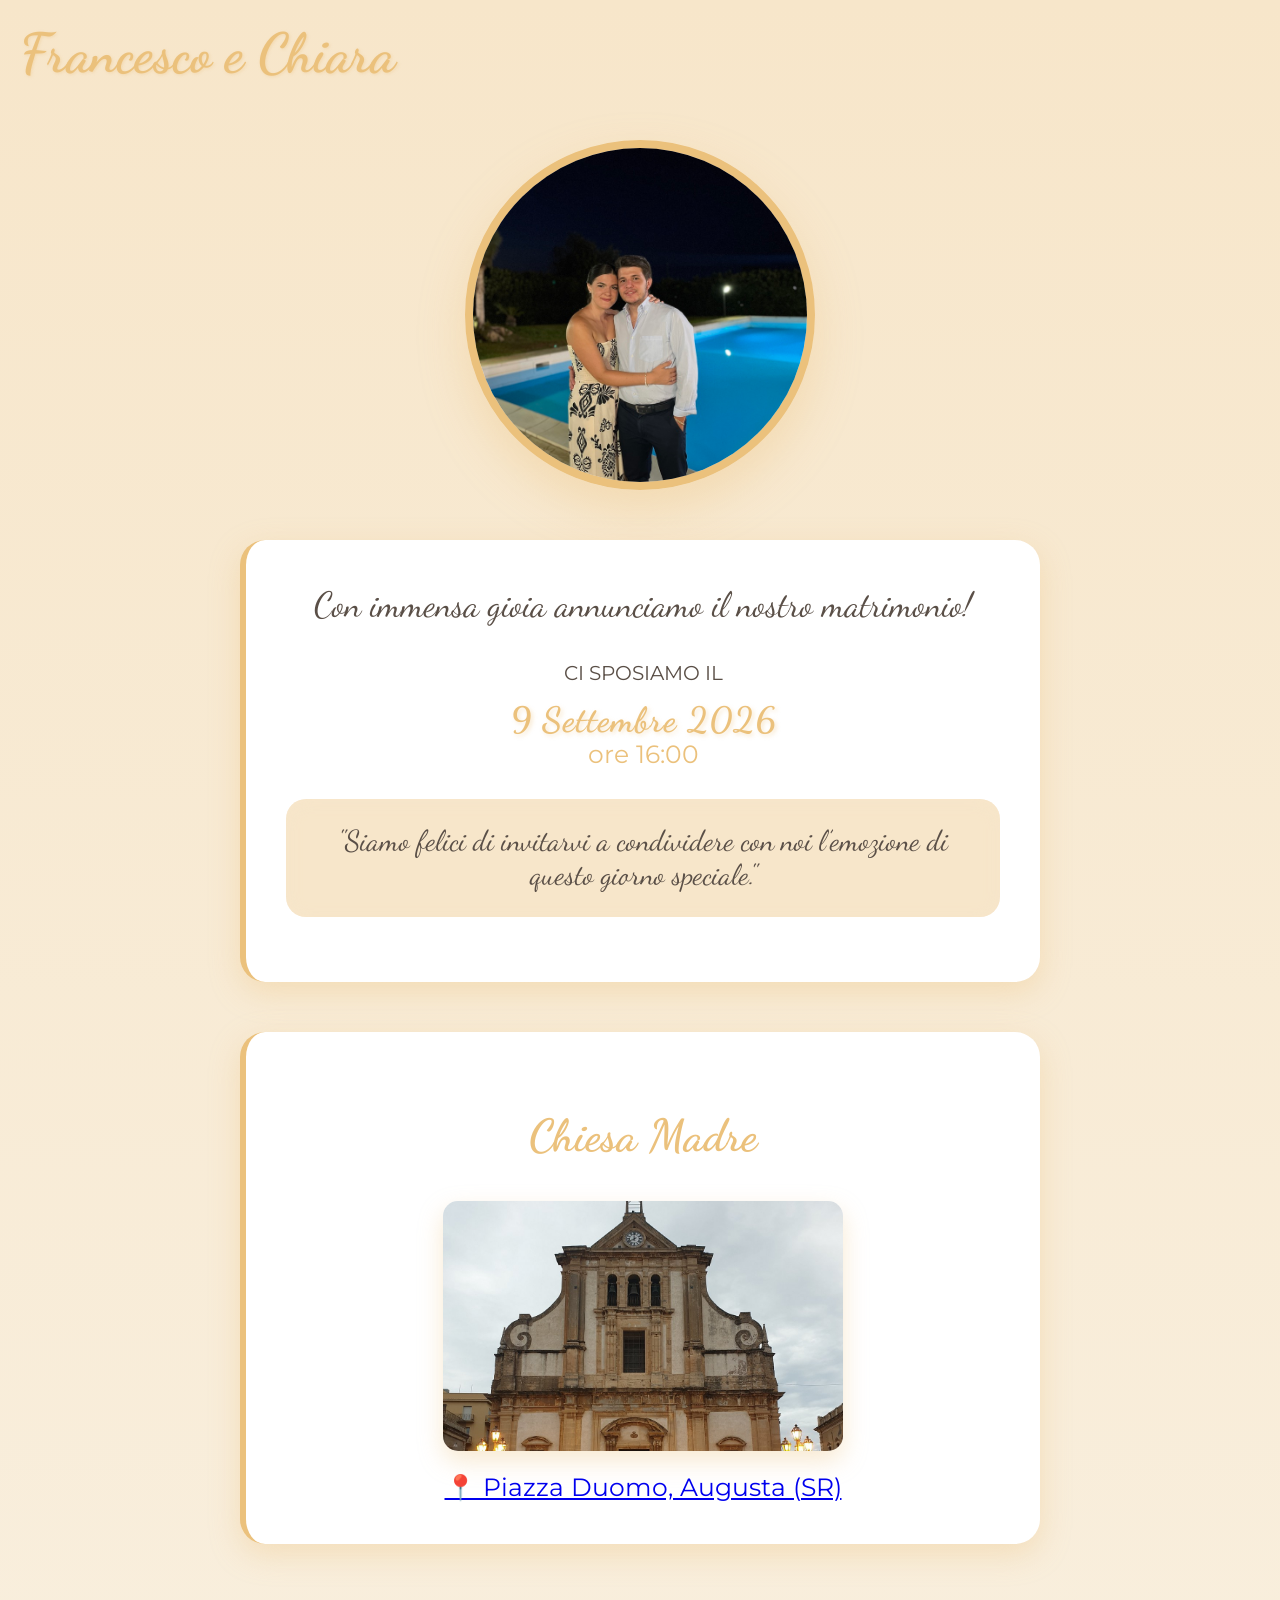
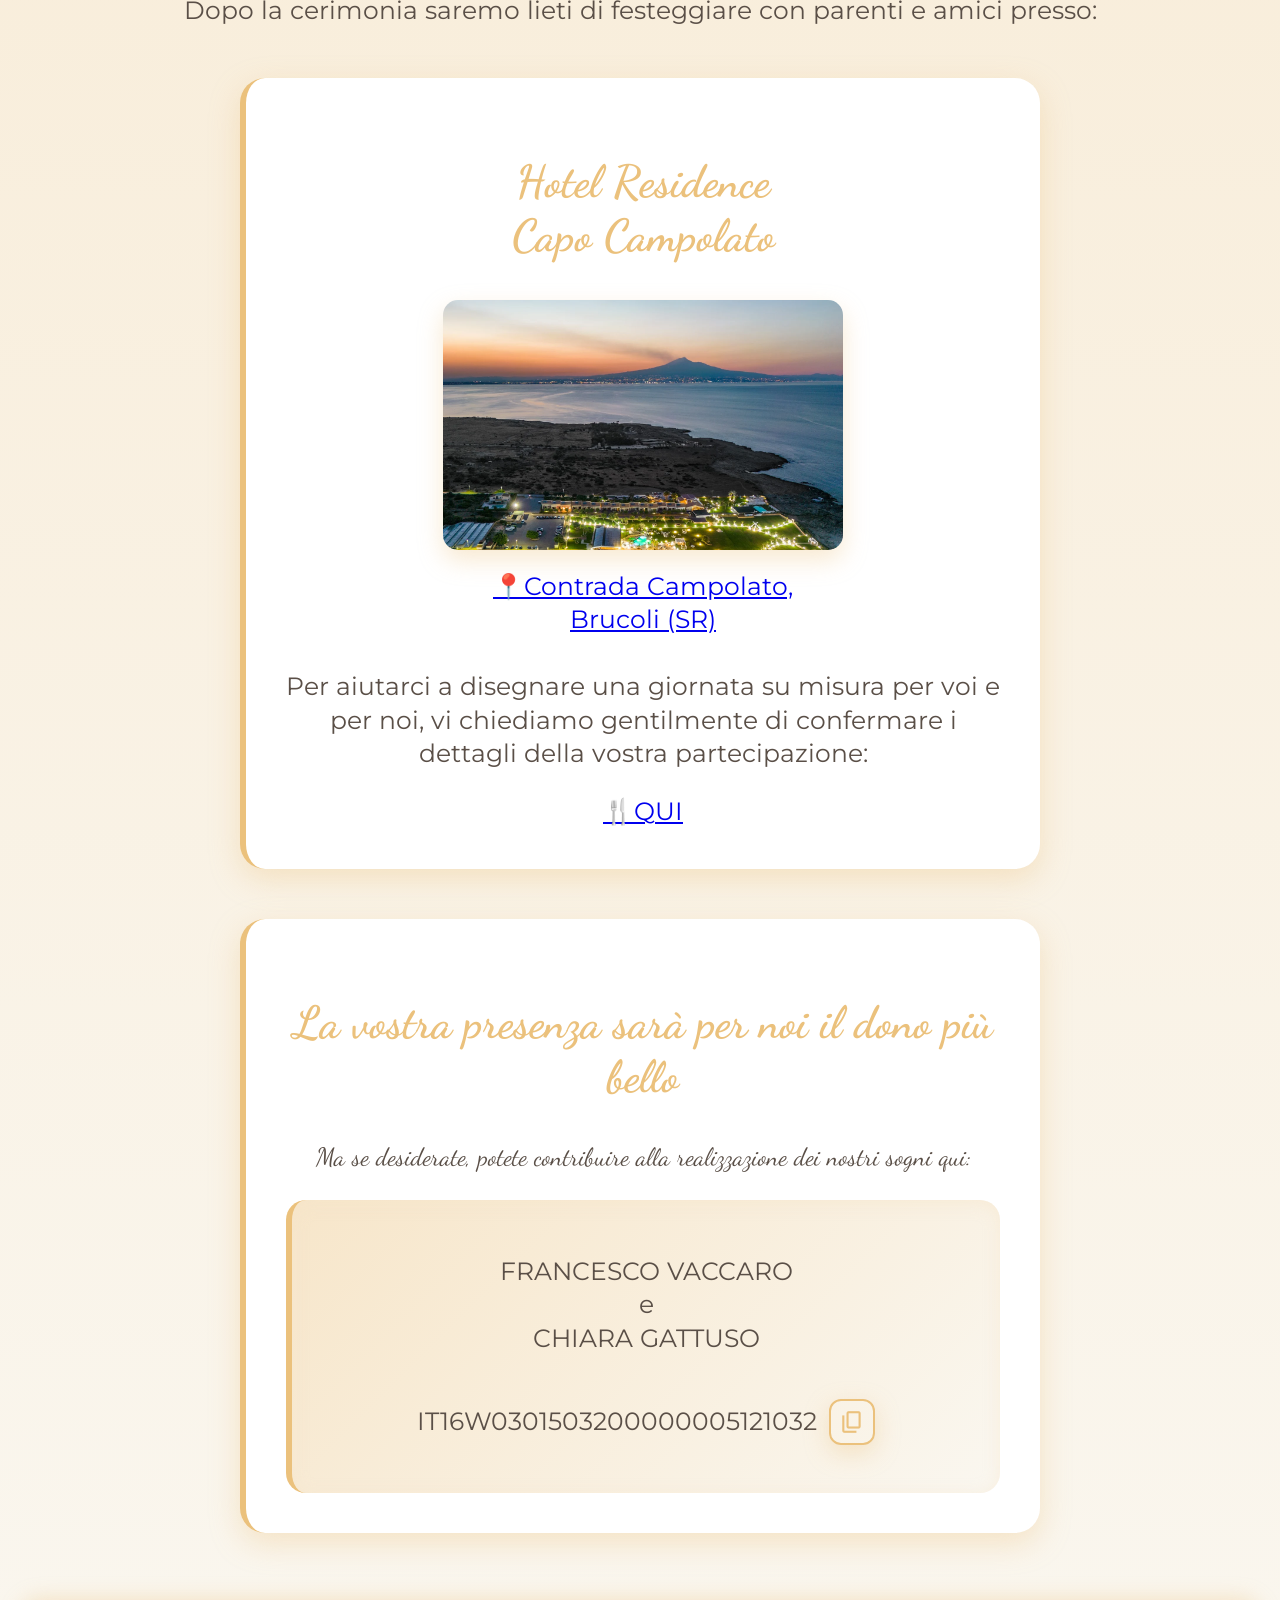
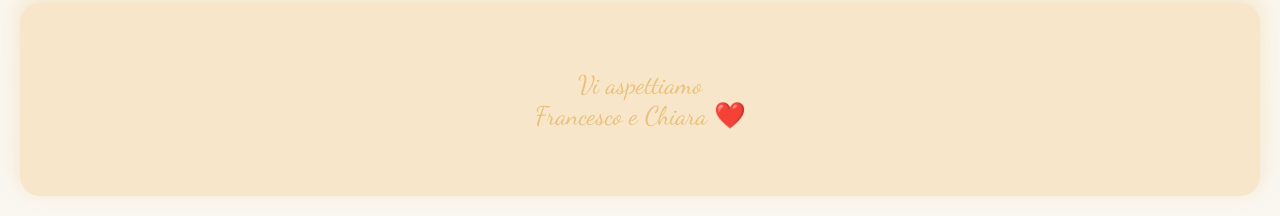
<file: d.html>
<!DOCTYPE html>
<html lang="it">
<head>
    <meta charset="UTF-8">
    <meta name="viewport" content="width=device-width, initial-scale=1.0">
    <title>Francesco & Chiara - Matrimonio 9 Settembre 2026</title>
    <link rel="stylesheet" href="css/style.css">
    <link href="https://fonts.googleapis.com/css2?family=Dancing+Script:wght@400;700&display=swap" rel="stylesheet">
    <link rel="stylesheet" href="https://fonts.googleapis.com/css2?family=Material+Symbols+Outlined:opsz,wght,FILL,GRAD@24,400,0,0" />
<link rel="preconnect" href="https://fonts.googleapis.com">
<link rel="preconnect" href="https://fonts.gstatic.com" crossorigin>
<link href="https://fonts.googleapis.com/css2?family=Montserrat:ital,wght@0,100..900;1,100..900&family=Playwrite+DE+SAS:wght@300&display=swap" rel="stylesheet">
</head>
<body>


    <!-- Header -->
    <header>
        <h1 class="names">Francesco e Chiara</h1>
        <img src="images/frachia.jpg" alt="Francesco e Chiara" class="hero-photo">
    </header>

    <!-- Invito -->
<section class="invito">
    <p style="font-size: 35px;">Con immensa gioia annunciamo il nostro matrimonio!</p>
    <div class="data-grande">
        <p class="data-main">CI SPOSIAMO IL</p>
        <p></p>
        <p class="data-evidenza">9 Settembre 2026</p>
        <a class="data-clock"> ore 16:00</a>
</div>

    <p class="frase-effetto">"Siamo felici di invitarvi a condividere con noi
 l’emozione di questo giorno speciale."</p>
</section>

    <!-- Chiesa -->
    <section class="luogo">
        <h2>Chiesa Madre</h2>
        <img src="images/chiesaMadre.jpg" alt="Chiesa">
<a href="https://maps.app.goo.gl/vABv9m3pDRx1BCRR8">
  &#128205; Piazza Duomo, Augusta (SR)
</a>
    </section>
    <a class="outcontainer"> Dopo la cerimonia saremo lieti di festeggiare con parenti e amici presso:</a>
    
    <!-- Ricevimento -->
<section class="luogo">
    <h2>Hotel Residence <br> Capo Campolato</h2>
    <img src="images/locale.png" alt="Capo Campolato Brucoli">
    <a href="https://maps.app.goo.gl/vprbDVHVR39zXy7f8" > &#128205;Contrada Campolato,<br> Brucoli (SR)<br></a>
    <a class="mangiare"><br>Per aiutarci a disegnare una giornata su misura per voi e per noi, vi chiediamo gentilmente di confermare i dettagli della vostra partecipazione: </p>
    <a href="https://docs.google.com/forms/d/e/1FAIpQLSemCFnzwyv9SlP00ai1sc4icXIftAXX4wz9MsxwRKEvQMiRog/viewform?pli=1">&#127860;QUI</a>
    
</section>

    <!-- IBAN -->
    <section class="iban-section">
        <h2>La vostra presenza sarà per noi il dono più bello</h2>  
              <p style="font-size: 25px;">Ma se desiderate, potete contribuire alla realizzazione dei nostri sogni qui: </p>
        <div class="iban-box">
        <p class="intestazione">FRANCESCO VACCARO <br> e <br> CHIARA GATTUSO</p>    
       <div class="iban-row">
  <p class="intestazione" id="ibanValue">IT16W0301503200000005121032</p>

  <button type="button"
          class="copy-iban-btn"
          data-copy="#ibanValue"
          aria-label="Copia IBAN">
    <span class="material-symbols-outlined" aria-hidden="true">content_copy</span>
  </button>
</div>

                 

        </div>

    
    </section>

    <footer>
        <p>Vi aspettiamo <br>Francesco e Chiara ❤️</p>
    </footer>

    <script src="js/script.js"></script>
</body>
</html>
</file>
<file: css/style.css>
:root {
  --primary-gold: #EBC17C;
  --champagne-bg: #F7E6CA;
  --white-pure: #FFFFFF;
  --neutral-light: #FAF7F0;
  --shadow-gold: rgba(235,193,124,0.35);
  --dark-gold: #B8945F;
  --text-dark: #5A4F47;
}

* { box-sizing: border-box; }


body {
  font-family: 'Dancing Script', cursive;
  text-align: center;
  background: linear-gradient(to bottom, var(--champagne-bg), var(--neutral-light));
  margin: 0;
  padding: 20px;
  color: var(--text-dark);
}

/* Header */
header {
  margin-top: 80px;
  font-size: 22px;
}
.names {
  position: absolute;
  top: 20px;
  left: 20px;
  font-size: 2.5em;
  color: var(--primary-gold);
  margin: 0;
  text-shadow: 1px 1px 3px var(--shadow-gold);
}

.hero-photo {
  width: 350px;
  height: 350px;
  aspect-ratio: 1 / 1;
  object-fit: cover;
  object-position: center center;
  border-radius: 50%;
  border: 8px solid var(--primary-gold);
  box-shadow: 0 20px 45px var(--shadow-gold);
  margin: 120px auto 40px;
  display: block;
}

/* Sections */
section {
  margin: 50px auto;
  padding: 40px;
  background: var(--white-pure);
  border-radius: 25px;
  box-shadow: 0 10px 30px var(--shadow-gold);
  max-width: 800px;
  border-left: 6px solid var(--primary-gold);
}

h1, h2 {
  color: var(--primary-gold);
  font-weight: 700;
}

/* Invito: se vuoi uguale alle altre sezioni, puoi anche cancellare questo blocco */
.invito{
  max-width: 800px;     /* uguale a section */
  margin: 50px auto;    /* uguale a section */
  padding: 40px;        /* uguale a section */
  overflow-wrap: break-word;
}
/* Prima frase dell’invito più grande */
.invito > p:first-of-type {
  font-size: clamp(1.15em, 2.2vw, 1.6em);
  line-height: 1.45;
  margin-top: 0;
  margin-bottom: 22px;
}

.invito .data-main {
  font-size: 20px;
  font-family: "Montserrat", sans-serif;
  margin-bottom: 8px;
}

.invito .data-clock {
  font-size: 25px;
  font-family: "Montserrat", sans-serif;
  margin-bottom: 8px;
  color: var(--primary-gold);
}

/* Giorno più piccolo */
.invito .data-evidenza {
  font-size: clamp(1.6em, 4.6vw, 2.8em);
  letter-spacing: 1px;
  font-size: 35px;

  
}

/* Frase */
.frase-effetto {
  font-size: 1.8em;
  color: var(--text-dark);
  background: var(--champagne-bg);
  padding: 25px;
  border-radius: 20px;
  margin: 25px 0;
  box-shadow: inset 0 3px 15px rgba(247,230,202,0.4);
}

/* Data grande */
.data-grande { margin: 30px 0; }

.data-main {
  font-size: 1.4em;
  margin: 0 0 10px 0;
  color: var(--text-dark);
}

.data-evidenza {
  font-size: clamp(2.2em, 7.5vw, 4.5em);
  font-weight: 700;
  color: var(--primary-gold);
  margin: 0;
  text-shadow: 2px 2px 4px var(--shadow-gold);
  letter-spacing: 2px;
  line-height: 1.1;
  max-width: 90vw;
}

/* Map + immagini luoghi */
.map {
  width: 100%;
  height: 350px;
  border: 4px solid var(--champagne-bg);
  border-radius: 15px;
  margin-top: 20px;
  box-shadow: 0 5px 20px var(--shadow-gold);
}

.luogo img {
  width: 100%;
  max-width: 400px;
  height: 250px;
  object-fit: cover;
  object-position: top;
  border-radius: 15px;
  box-shadow: 0 10px 25px var(--shadow-gold);
  margin: 20px auto;
  display: block;
}
/* Titolo sezione (La Chiesa / Locale Ricevimento) più grande */
section.luogo h2{
  font-size: clamp(2.5em, 4vw, 2.8em);
}
a.outcontainer{
  font-size: clamp(1.5em, 2.2vw, 1.55em);
  line-height: 1.35;
  font-family: "Montserrat", sans-serif;
}
a.mangiare{
  font-size: clamp(1.0em, 2.2vw, 1.55em);
  line-height: 1.35;
  font-family: "Montserrat", sans-serif;
}
/* Tutti i paragrafi (compresi Ore/Indirizzo) più grandi */
section.luogo  a[href]{
  font-size: clamp(1.0em, 2.2vw, 1.55em);
  line-height: 1.35;
  font-family: "Montserrat", sans-serif;
}

/* Titolo IBAN grande come “La Chiesa” */
section.iban-section h2{
  font-size: clamp(2.0em, 4vw, 2.8em);
}

/* Testi IBAN grandi come i p delle sezioni luogo */
section.iban-section p{
  font-size: clamp(1.2em, 2.2vw, 1.55em);
  line-height: 1.35;
}

/* IBAN */
.iban-box {
  background: linear-gradient(135deg, var(--champagne-bg), var(--neutral-light));
  padding: 30px;
  border-radius: 20px;
  border-left: 6px solid var(--primary-gold);
  box-shadow: inset 0 3px 15px rgba(247,230,202,0.5);
}
.iban-box strong { color: var(--primary-gold); }

/* Footer */
footer {
  margin-top: 70px;
  padding: 40px;
  color: var(--primary-gold);
  font-size: 1.6em;
  background: var(--champagne-bg);
  border-radius: 20px;
  box-shadow: 0 -5px 20px var(--shadow-gold);
}

/* Bottoni generici */
button {
  padding: 18px 45px;
  background: linear-gradient(135deg, var(--primary-gold), var(--dark-gold));
  color: var(--white-pure);
  border: none;
  border-radius: 12px;
  font-size: 1.3em;
  cursor: pointer;
  box-shadow: 0 8px 25px var(--shadow-gold);
  transition: all 0.3s ease;
  font-family: inherit;
}
button:hover {
  transform: translateY(-3px);
  box-shadow: 0 12px 35px var(--shadow-gold);
}
.iban-box .paypal-btn{
  display: inline-flex;         /* non a tutta larghezza */
  justify-content: center;
  align-items: center;
  width: auto;                  /* prima 100% */
  margin: 12px auto 0;
  text-decoration: none;
}
section.iban-section p.intestazione{
  font-size: clamp(1.0em, 2.2vw, 1.55em);
  line-height: 1.35;
  font-family: "Montserrat", sans-serif;
}

/* Spazio sopra il bottone PayPal (opzionale ma aiuta) */
.iban-box .paypal-btn img{
  display: block;
  width: clamp(120px, 36vw, 180px); /* regola la dimensione */
  height: auto;                      /* mantiene proporzioni */
}
.iban-row{
  display: flex;
  align-items: center;
  justify-content: center;
  gap: 12px;
  flex-wrap: wrap;
}

/* evita overflow dell’IBAN su mobile */
.iban{
  overflow-wrap: anywhere;
  word-break: break-word;
  text-align: center;
  letter-spacing: 1px;
  margin: 0;
}

/* bottone icona trasparente */
.copy-iban-btn{
  width: 46px;
  height: 46px;
  padding: 0;
  border-radius: 12px;
  border: 2px solid var(--primary-gold);
  background: transparent;
  color: var(--primary-gold);
  display: inline-flex;
  align-items: center;
  justify-content: center;
  cursor: pointer;
  transition: transform .15s ease, background .25s ease, color .25s ease, box-shadow .25s ease;
}

.copy-iban-btn:hover{ transform: translateY(-1px); }

.copy-iban-btn .material-symbols-outlined{
  font-size: 26px;
  line-height: 1;
}

/* stato “copiato”: dorato */
.copy-iban-btn.is-copied{
  background: linear-gradient(135deg, var(--primary-gold), var(--dark-gold));
  color: var(--white-pure);
  box-shadow: 0 8px 25px var(--shadow-gold);
}




@media (max-width: 768px) {
  .names { position: static; margin-bottom: 25px; font-size: 2.2em; }
  section { padding: 30px 20px; margin: 35px 15px; }
  .data-evidenza { letter-spacing: 1px; }
}
</file>
